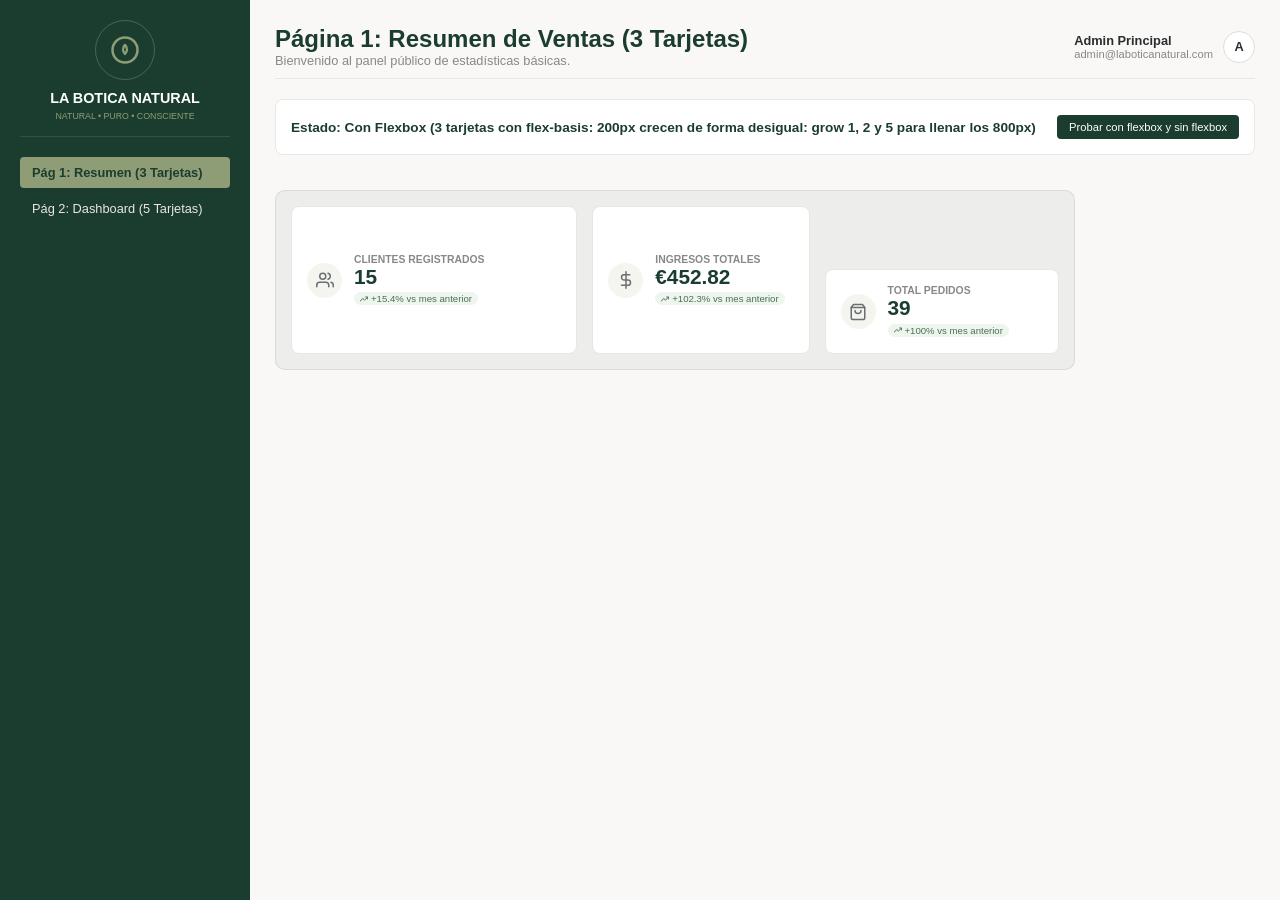
<file: index.html>
<!DOCTYPE html>
<html lang="es">
<head>
    <meta charset="UTF-8">
    <title>La Botica Natural - Página 1 (3 Tarjetas)</title>
    <link rel="stylesheet" href="style.css">
</head>
<body>

    <input type="checkbox" id="toggle-layout-checkbox" class="hidden-toggle">

    <div class="dashboard-container">

        <aside class="sidebar">
            <div class="sidebar-logo">
                <div class="logo-circle">
                    <svg width="30" height="30" viewBox="0 0 24 24" fill="none" stroke="#8f9d77" stroke-width="2" stroke-linecap="round" stroke-linejoin="round">
                        <circle cx="12" cy="12" r="10"/>
                        <path d="M12 8c-2 2-2 5 0 7 2-2 2-5 0-7z"/>
                    </svg>
                </div>
                <h2>LA BOTICA NATURAL</h2>
                <p class="brand-subtitle">NATURAL • PURO • CONSCIENTE</p>
            </div>
            
            <ul class="sidebar-menu">
                <li class="active"><a href="index.html">Pág 1: Resumen (3 Tarjetas)</a></li>
                <li><a href="dashboard.html">Pág 2: Dashboard (5 Tarjetas)</a></li>
            </ul>
        </aside>

        <main class="main-content">
            
            <header class="main-header">
                <div class="header-title">
                    <h1>Página 1: Resumen de Ventas (3 Tarjetas)</h1>
                    <p>Bienvenido al panel público de estadísticas básicas.</p>
                </div>
                
                <div class="admin-profile">
                    <div class="admin-info">
                        <strong>Admin Principal</strong>
                        <span>admin@laboticanatural.com</span>
                    </div>
                    <div class="admin-avatar">A</div>
                </div>
            </header>

            <div class="control-box">
                <span class="control-status flexbox-status">Estado: Con Flexbox (3 tarjetas con flex-basis: 200px crecen de forma desigual: grow 1, 2 y 5 para llenar los 800px)</span>
                <span class="control-status no-flexbox-status">Estado: Sin Flexbox (Las tarjetas pierden el contexto flexbox, alineándose por bloques con espacio sobrante)</span>
                <label for="toggle-layout-checkbox" class="btn-ver control-btn">Probar con flexbox y sin flexbox</label>
            </div>

            <!-- 
              CONTENEDOR FLEX (metrics-row page-1-metrics):
              - Convertido en contenedor por 'display: flex' en CSS (.metrics-row).
              - Propiedad flex-flow: row wrap (fila horizontal con envoltura si no cabe).
              - Su ancho útil está fijado a 800px en escritorio para asegurar cálculos estables.
              - Eje principal: Horizontal. Eje secundario: Vertical.
              - align-items: stretch (los elementos hijos se estiran verticalmente de forma predeterminada).
              - min-height: 180px para dar margen vertical y demostrar align-self.
            -->
            <section class="metrics-row page-1-metrics">
                
                <!-- 
                  ELEMENTO FLEX HIJO (metric-card p1-card-1):
                  - flex-grow: 1, flex-shrink: 1, flex-basis: 200px.
                  - Base total = 3 * 200px = 600px. Espacio libre sobrante = 800px - 600px = 200px.
                  - Recibe 1/8 del espacio restante (25px). Ancho final = 225px.
                  - Al recibir el focus, flex-grow pasa a 10 dinámicamente y obliga a encogerse al resto.
                -->
                <div class="metric-card p1-card-1" tabindex="0">
                    <div class="card-icon-circle">
                        <svg width="18" height="18" viewBox="0 0 24 24" fill="none" stroke="currentColor" stroke-width="2" stroke-linecap="round" stroke-linejoin="round"><line x1="12" y1="1" x2="12" y2="23"/><path d="M17 5H9.5a3.5 3.5 0 0 0 0 7h5a3.5 3.5 0 0 1 0 7H6"/></svg>
                    </div>
                    <div class="card-details">
                        <h3>Ingresos Totales</h3>
                        <div class="value">€452.82</div>
                        <span class="badge">
                            <svg width="8" height="8" viewBox="0 0 24 24" fill="none" stroke="currentColor" stroke-width="3" stroke-linecap="round" stroke-linejoin="round"><polyline points="23 6 13.5 15.5 8.5 10.5 1 18"/><polyline points="17 6 23 6 23 12"/></svg>
                            +102.3% vs mes anterior
                        </span>
                    </div>
                </div>

                <!-- 
                  ELEMENTO FLEX HIJO (metric-card p1-card-2):
                  - flex-grow: 2, flex-shrink: 1, flex-basis: 200px.
                  - Recibe 2/8 del espacio restante (50px). Ancho final = 250px.
                  - ESTILO ADICIONAL FLEX: 'align-self: flex-end' -> se alinea de forma independiente
                    en la parte inferior del eje secundario de la fila.
                -->
                <div class="metric-card p1-card-2" tabindex="0">
                    <div class="card-icon-circle">
                        <svg width="18" height="18" viewBox="0 0 24 24" fill="none" stroke="currentColor" stroke-width="2" stroke-linecap="round" stroke-linejoin="round"><path d="M6 2L3 6v14a2 2 0 0 0 2 2h14a2 2 0 0 0 2-2V6l-3-4z"/><line x1="3" y1="6" x2="21" y2="6"/><path d="M16 10a4 4 0 0 1-8 0"/></svg>
                    </div>
                    <div class="card-details">
                        <h3>Total Pedidos</h3>
                        <div class="value">39</div>
                        <span class="badge">
                            <svg width="8" height="8" viewBox="0 0 24 24" fill="none" stroke="currentColor" stroke-width="3" stroke-linecap="round" stroke-linejoin="round"><polyline points="23 6 13.5 15.5 8.5 10.5 1 18"/><polyline points="17 6 23 6 23 12"/></svg>
                            +100% vs mes anterior
                        </span>
                    </div>
                </div>

                <!-- 
                  ELEMENTO FLEX HIJO (metric-card p1-card-3):
                  - flex-grow: 5, flex-shrink: 1, flex-basis: 200px.
                  - Recibe 5/8 del espacio restante (125px). Ancho final = 325px.
                  - ESTILO ADICIONAL FLEX: 'order: -1' -> altera su orden de colocación visual.
                    Aunque en el HTML es el 3er elemento, en el navegador se renderiza el primero de la fila.
                -->
                <div class="metric-card p1-card-3" tabindex="0">
                    <div class="card-icon-circle">
                        <svg width="18" height="18" viewBox="0 0 24 24" fill="none" stroke="currentColor" stroke-width="2" stroke-linecap="round" stroke-linejoin="round"><path d="M17 21v-2a4 4 0 0 0-4-4H5a4 4 0 0 0-4 4v2"/><circle cx="9" cy="7" r="4"/><path d="M23 21v-2a4 4 0 0 0-3-3.87"/><path d="M16 3.13a4 4 0 0 1 0 7.75"/></svg>
                    </div>
                    <div class="card-details">
                        <h3>Clientes Registrados</h3>
                        <div class="value">15</div>
                        <span class="badge">
                            <svg width="8" height="8" viewBox="0 0 24 24" fill="none" stroke="currentColor" stroke-width="3" stroke-linecap="round" stroke-linejoin="round"><polyline points="23 6 13.5 15.5 8.5 10.5 1 18"/><polyline points="17 6 23 6 23 12"/></svg>
                            +15.4% vs mes anterior
                        </span>
                    </div>
                </div>

            </section>

        </main>
    </div>

</body>
</html>
</file>
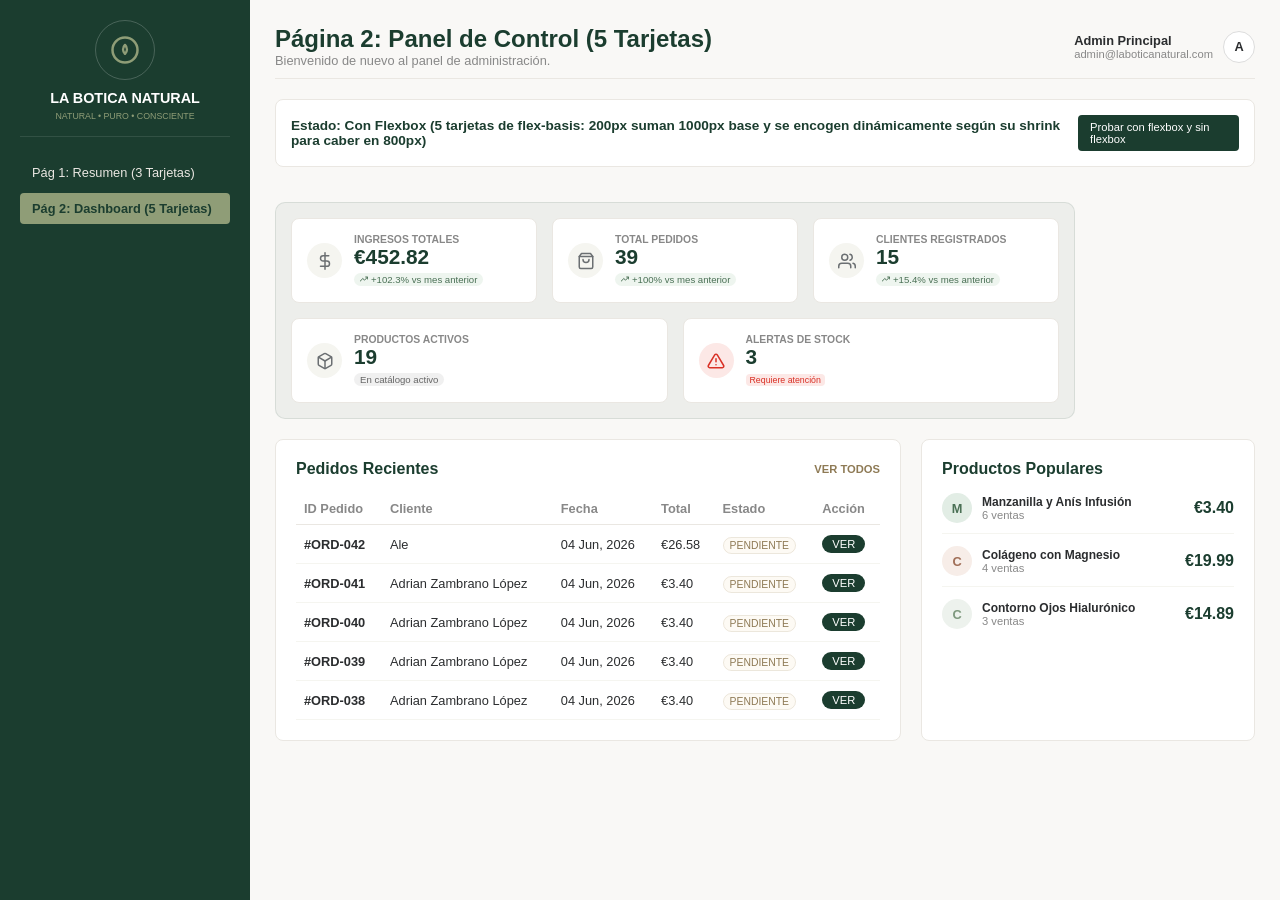
<file: dashboard.html>
<!DOCTYPE html>
    <html lang="es">
    <head>
        <meta charset="UTF-8">
        <title>La Botica Natural - Página 2 (4 Tarjetas y Panel)</title>
        <link rel="stylesheet" href="style.css">
    </head>
    <body>

        <input type="checkbox" id="toggle-layout-checkbox" class="hidden-toggle">

        <div class="dashboard-container">

            <aside class="sidebar">
                <div class="sidebar-logo">
                    <div class="logo-circle">
                        <svg width="30" height="30" viewBox="0 0 24 24" fill="none" stroke="#8f9d77" stroke-width="2" stroke-linecap="round" stroke-linejoin="round">
                            <circle cx="12" cy="12" r="10"/>
                            <path d="M12 8c-2 2-2 5 0 7 2-2 2-5 0-7z"/>
                        </svg>
                    </div>
                    <h2>LA BOTICA NATURAL</h2>
                    <p class="brand-subtitle">NATURAL • PURO • CONSCIENTE</p>
                </div>
                
                <ul class="sidebar-menu">
                    <li><a href="index.html">Pág 1: Resumen (3 Tarjetas)</a></li>
                    <li class="active"><a href="dashboard.html">Pág 2: Dashboard (5 Tarjetas)</a></li>
                </ul>
            </aside>

            <main class="main-content">
                
                <header class="main-header">
                    <div class="header-title">
                        <h1>Página 2: Panel de Control (5 Tarjetas)</h1>
                        <p>Bienvenido de nuevo al panel de administración.</p>
                    </div>
                    
                    <div class="admin-profile">
                        <div class="admin-info">
                            <strong>Admin Principal</strong>
                            <span>admin@laboticanatural.com</span>
                        </div>
                        <div class="admin-avatar">A</div>
                    </div>
                </header>

                <div class="control-box">
                    <span class="control-status flexbox-status">Estado: Con Flexbox (5 tarjetas de flex-basis: 200px suman 1000px base y se encogen dinámicamente según su shrink para caber en 800px)</span>
                    <span class="control-status no-flexbox-status">Estado: Sin Flexbox (5 tarjetas fijas de 200px desbordan horizontalmente saliendo del contenedor de 800px)</span>
                    <label for="toggle-layout-checkbox" class="btn-ver control-btn">Probar con flexbox y sin flexbox</label>
                </div>

                <!-- 
                  CONTENEDOR FLEX (metrics-row page-2-metrics):
                  - display: flex -> Activa el contexto flexbox.
                  - flex-flow: row wrap -> Alineamiento horizontal con envoltura si el espacio es extremo.
                  - Ancho fijo de 800px en escritorio.
                  - min-height: 180px para dar altura mínima e igualar tarjetas.
                  - align-items: stretch -> Estira las tarjetas verticalmente.
                -->
                <section class="metrics-row page-2-metrics">
                    
                    <!-- 
                      ELEMENTO FLEX HIJO (metric-card p2-card-1):
                      - flex-grow: 1, flex-shrink: 1, flex-basis: 200px.
                      - Base total de las 5 tarjetas = 1000px. Exceso = 200px.
                      - Peso total de encogimiento = 1600.
                      - Se encoge en proporción a su shrink:1 -> se restan 25px. Ancho final = 175px.
                    -->
                    <div class="metric-card p2-card-1" tabindex="0">
                        <div class="card-icon-circle">
                            <svg width="18" height="18" viewBox="0 0 24 24" fill="none" stroke="currentColor" stroke-width="2" stroke-linecap="round" stroke-linejoin="round"><line x1="12" y1="1" x2="12" y2="23"/><path d="M17 5H9.5a3.5 3.5 0 0 0 0 7h5a3.5 3.5 0 0 1 0 7H6"/></svg>
                        </div>
                        <div class="card-details">
                            <h3>Ingresos Totales</h3>
                            <div class="value">€452.82</div>
                            <span class="badge">
                                <svg width="8" height="8" viewBox="0 0 24 24" fill="none" stroke="currentColor" stroke-width="3" stroke-linecap="round" stroke-linejoin="round"><polyline points="23 6 13.5 15.5 8.5 10.5 1 18"/><polyline points="17 6 23 6 23 12"/></svg>
                                +102.3% vs mes anterior
                            </span>
                        </div>
                    </div>

                    <!-- 
                      ELEMENTO FLEX HIJO (metric-card p2-card-2):
                      - flex-grow: 1, flex-shrink: 2, flex-basis: 200px.
                      - Se encoge en proporción a su shrink:2 -> se restan 50px. Ancho final = 150px.
                    -->
                    <div class="metric-card p2-card-2" tabindex="0">
                        <div class="card-icon-circle">
                            <svg width="18" height="18" viewBox="0 0 24 24" fill="none" stroke="currentColor" stroke-width="2" stroke-linecap="round" stroke-linejoin="round"><path d="M6 2L3 6v14a2 2 0 0 0 2 2h14a2 2 0 0 0 2-2V6l-3-4z"/><line x1="3" y1="6" x2="21" y2="6"/><path d="M16 10a4 4 0 0 1-8 0"/></svg>
                        </div>
                        <div class="card-details">
                            <h3>Total Pedidos</h3>
                            <div class="value">39</div>
                            <span class="badge">
                                <svg width="8" height="8" viewBox="0 0 24 24" fill="none" stroke="currentColor" stroke-width="3" stroke-linecap="round" stroke-linejoin="round"><polyline points="23 6 13.5 15.5 8.5 10.5 1 18"/><polyline points="17 6 23 6 23 12"/></svg>
                                +100% vs mes anterior
                            </span>
                        </div>
                    </div>

                    <!-- 
                      ELEMENTO FLEX HIJO (metric-card p2-card-3):
                      - flex-grow: 1, flex-shrink: 3, flex-basis: 200px.
                      - Se encoge en proporción a su shrink:3 -> se restan 75px. Ancho final = 125px.
                      - ESTILO ADICIONAL FLEX: 'align-self: flex-start' -> se alinea de forma independiente
                        en la parte superior del eje secundario de la fila.
                    -->
                    <div class="metric-card p2-card-3" tabindex="0">
                        <div class="card-icon-circle">
                            <svg width="18" height="18" viewBox="0 0 24 24" fill="none" stroke="currentColor" stroke-width="2" stroke-linecap="round" stroke-linejoin="round"><path d="M17 21v-2a4 4 0 0 0-4-4H5a4 4 0 0 0-4 4v2"/><circle cx="9" cy="7" r="4"/><path d="M23 21v-2a4 4 0 0 0-3-3.87"/><path d="M16 3.13a4 4 0 0 1 0 7.75"/></svg>
                        </div>
                        <div class="card-details">
                            <h3>Clientes Registrados</h3>
                            <div class="value">15</div>
                            <span class="badge">
                                <svg width="8" height="8" viewBox="0 0 24 24" fill="none" stroke="currentColor" stroke-width="3" stroke-linecap="round" stroke-linejoin="round"><polyline points="23 6 13.5 15.5 8.5 10.5 1 18"/><polyline points="17 6 23 6 23 12"/></svg>
                                +15.4% vs mes anterior
                            </span>
                        </div>
                    </div>

                    <!-- 
                      ELEMENTO FLEX HIJO (metric-card p2-card-4):
                      - flex-grow: 1, flex-shrink: 0, flex-basis: 200px.
                      - ESTE ELEMENTO TIENE SHRINK 0: ¡No se encoge! Conserva su ancho original de 200px.
                    -->
                    <div class="metric-card p2-card-4" tabindex="0">
                        <div class="card-icon-circle">
                            <svg width="18" height="18" viewBox="0 0 24 24" fill="none" stroke="currentColor" stroke-width="2" stroke-linecap="round" stroke-linejoin="round"><path d="M21 16V8a2 2 0 0 0-1-1.73l-7-4a2 2 0 0 0-2 0l-7 4A2 2 0 0 0 3 8v8a2 2 0 0 0 1 1.73l7 4a2 2 0 0 0 2 0l7-4A2 2 0 0 0 21 16z"/><polyline points="3.27 6.96 12 12.01 20.73 6.96"/><line x1="12" y1="22.08" x2="12" y2="12"/></svg>
                        </div>
                        <div class="card-details">
                            <h3>Productos Activos</h3>
                            <div class="value">19</div>
                            <span class="badge badge-gray">En catálogo activo</span>
                        </div>
                    </div>

                    <!-- 
                      ELEMENTO FLEX HIJO ADICIONAL (metric-card p2-card-5):
                      - flex-grow: 1, flex-shrink: 2, flex-basis: 200px.
                      - Quinta tarjeta añadida para cumplir el requerimiento de 5 cajas.
                      - Se encoge en proporción a su shrink:2 -> se restan 50px. Ancho final = 150px.
                    -->
                    <div class="metric-card p2-card-5" tabindex="0">
                        <div class="card-icon-circle" style="background-color: #fce8e6; color: #d93025;">
                            <svg width="18" height="18" viewBox="0 0 24 24" fill="none" stroke="currentColor" stroke-width="2" stroke-linecap="round" stroke-linejoin="round"><path d="M10.29 3.86L1.82 18a2 2 0 0 0 1.71 3h16.94a2 2 0 0 0 1.71-3L13.71 3.86a2 2 0 0 0-3.42 0z"/><line x1="12" y1="9" x2="12" y2="13"/><line x1="12" y1="17" x2="12.01" y2="17"/></svg>
                        </div>
                        <div class="card-details">
                            <h3>Alertas de Stock</h3>
                            <div class="value">3</div>
                            <span class="badge" style="background-color: #fce8e6; color: #d93025; font-size: 0.55rem; padding: 1px 4px; border-radius: 4px;">
                                Requiere atención
                            </span>
                        </div>
                    </div>

                </section>

                <div class="dashboard-grid">
                    
                    <section class="panel panel-left">
                        <div class="panel-header">
                            <h2>Pedidos Recientes</h2>
                            <a href="#" class="btn-all">VER TODOS</a>
                        </div>
                        
                        <table class="orders-table">
                            <thead>
                                <tr>
                                    <th>ID Pedido</th>
                                    <th>Cliente</th>
                                    <th>Fecha</th>
                                    <th>Total</th>
                                    <th>Estado</th>
                                    <th>Acción</th>
                                </tr>
                            </thead>
                            <tbody>
                                <tr>
                                    <td><strong>#ORD-042</strong></td>
                                    <td>Ale</td>
                                    <td>04 Jun, 2026</td>
                                    <td>€26.58</td>
                                    <td><span class="status-badge">PENDIENTE</span></td>
                                    <td><button class="btn-ver">VER</button></td>
                                </tr>
                                <tr>
                                    <td><strong>#ORD-041</strong></td>
                                    <td>Adrian Zambrano López</td>
                                    <td>04 Jun, 2026</td>
                                    <td>€3.40</td>
                                    <td><span class="status-badge">PENDIENTE</span></td>
                                    <td><button class="btn-ver">VER</button></td>
                                </tr>
                                <tr>
                                    <td><strong>#ORD-040</strong></td>
                                    <td>Adrian Zambrano López</td>
                                    <td>04 Jun, 2026</td>
                                    <td>€3.40</td>
                                    <td><span class="status-badge">PENDIENTE</span></td>
                                    <td><button class="btn-ver">VER</button></td>
                                </tr>
                                <tr>
                                    <td><strong>#ORD-039</strong></td>
                                    <td>Adrian Zambrano López</td>
                                    <td>04 Jun, 2026</td>
                                    <td>€3.40</td>
                                    <td><span class="status-badge">PENDIENTE</span></td>
                                    <td><button class="btn-ver">VER</button></td>
                                </tr>
                                <tr>
                                    <td><strong>#ORD-038</strong></td>
                                    <td>Adrian Zambrano López</td>
                                    <td>04 Jun, 2026</td>
                                    <td>€3.40</td>
                                    <td><span class="status-badge">PENDIENTE</span></td>
                                    <td><button class="btn-ver">VER</button></td>
                                </tr>
                            </tbody>
                        </table>
                    </section>

                    <section class="panel panel-right">
                        <div class="panel-header">
                            <h2>Productos Populares</h2>
                        </div>
                        
                        <div class="products-list">
                            <div class="product-item">
                                <div class="product-circle prod-m">M</div>
                                <div class="product-info">
                                    <strong>Manzanilla y Anís Infusión</strong>
                                    <span>6 ventas</span>
                                </div>
                                <div class="product-price">€3.40</div>
                            </div>

                            <div class="product-item">
                                <div class="product-circle prod-c1">C</div>
                                <div class="product-info">
                                    <strong>Colágeno con Magnesio</strong>
                                    <span>4 ventas</span>
                                </div>
                                <div class="product-price">€19.99</div>
                            </div>

                            <div class="product-item">
                                <div class="product-circle prod-c2">C</div>
                                <div class="product-info">
                                    <strong>Contorno Ojos Hialurónico</strong>
                                    <span>3 ventas</span>
                                </div>
                                <div class="product-price">€14.89</div>
                            </div>
                        </div>
                    </section>

                </div>

            </main>
        </div>

    </body>
</html>
</file>
<file: style.css>
* {
    margin: 0;
    padding: 0;
    box-sizing: border-box;
}

body {
    font-family: Arial, sans-serif;
    color: #2b2d2f;
    background-color: #f9f8f6;
}

/* CONTENEDOR PRINCIPAL (Flex Container):
   Con display: flex convertimos este div en el contenedor principal.
   Propiedades aplicadas y por defecto en este contenedor:
   - display: flex -> Activa el contexto flexbox para sus hijos directos.
   - flex-direction: row (Por defecto) -> Los hijos directos (sidebar y main-content) se colocan en fila horizontal.
   - flex-wrap: nowrap (Por defecto) -> Los hijos no se envuelven en múltiples líneas.
   - justify-content: flex-start (Por defecto) -> Los elementos se alinean al inicio del eje principal (izquierda).
   - align-items: stretch (Por defecto) -> Los hijos se estiran a lo largo del eje secundario (vertical), haciendo que la barra lateral y el contenido tengan la misma altura.
*/
.dashboard-container {
    display: flex;
    min-height: 100vh;
}


/* BARRA LATERAL (Flex Item y Flex Container):
   - Como flex item de .dashboard-container:
     * flex-grow: 0 (Por defecto) -> No crece para ocupar el espacio sobrante horizontal.
     * flex-shrink: 0 -> Impedimos explícitamente que la barra lateral se deforme o encoja por debajo de su base.
     * flex-basis: auto (Por defecto) -> Usa el valor de 'width' (250px) como tamaño base en el eje principal.
   - Como flex container de sus elementos internos:
     * display: flex -> Activa flexbox para apilar los menús.
     * flex-direction: column -> Cambia el eje principal a vertical. Los elementos se colocan en columna.
     * align-items: stretch (Por defecto) -> Los ítems hijos ocupan todo el ancho disponible dentro de los 250px.
*/
.sidebar {
    width: 250px;
    background-color: #1b3d2f;
    color: white;
    padding: 20px;
    display: flex;
    flex-direction: column;
    gap: 20px; 
    flex-shrink: 0;
}

.sidebar-logo {
    text-align: center;
    border-bottom: 1px solid rgba(255, 255, 255, 0.1);
    padding-bottom: 15px;
}

.logo-circle {
    width: 60px;
    height: 60px;
    border-radius: 50%;
    border: 1px solid rgba(255, 255, 255, 0.2);
    margin: 0 auto 10px;
    display: flex;
    align-items: center;
    justify-content: center;
}

.sidebar-logo h2 {
    font-size: 0.9rem;
}

.brand-subtitle {
    font-size: 0.55rem;
    color: #8f9d77;
    margin-top: 5px;
}

/* MENÚ DE LA BARRA LATERAL (Flex Container):
   - display: flex -> Los enlaces se posicionan usando flexbox.
   - flex-direction: column -> Se colocan en formato de lista vertical.
   - flex-wrap: nowrap (Por defecto) -> No se dividen en columnas adicionales.
   - justify-content: flex-start (Por defecto) -> Se agrupan al inicio del menú vertical.
   - align-items: stretch (Por defecto) -> Los enlaces (<a>) se expanden para ocupar todo el ancho del contenedor.
*/
.sidebar-menu {
    list-style: none;
    display: flex;
    flex-direction: column;
    gap: 5px;
}

.sidebar-menu a {
    display: flex;
    align-items: center;
    gap: 10px;
    padding: 8px 12px;
    color: #eae7e2;
    text-decoration: none;
    border-radius: 4px;
    font-size: 0.8rem;
}

.sidebar-menu li.active a {
    background-color: #8f9d77;
    color: #1b3d2f;
    font-weight: bold;
}

.sidebar-menu a:hover:not(.active) {
    background-color: rgba(255, 255, 255, 0.05);
}

.menu-divider {
    margin-top: 15px;
}

.logout-link {
    color: #ff8a80 !important;
}

/* CONTENIDO PRINCIPAL (Flex Item y Flex Container):
   - Como flex item de .dashboard-container:
     * flex: 1 -> Shorthand equivalente a 'flex-grow: 1; flex-shrink: 1; flex-basis: 0%;'.
       Esto le dice al contenedor que crezca todo lo posible para ocupar el espacio horizontal restante,
       se encoja si es necesario, y comience desde un tamaño base de 0%.
   - Como flex container para sus bloques hijos:
     * display: flex -> Activa flexbox.
     * flex-direction: column -> Apila las secciones (header, metrics, grids) de arriba a abajo.
     * justify-content: flex-start (Por defecto) -> Alinea el contenido hacia arriba.
     * align-items: stretch (Por defecto) -> Obliga a que los bloques (como .metrics-row y .dashboard-grid)
       ocupen el 100% del ancho del .main-content.
*/
.main-content {
    flex: 1;
    padding: 25px;
    display: flex;
    flex-direction: column;
    gap: 20px;
    overflow-x: hidden;
}


/* CABECERA (Flex Container):
   - display: flex -> Organiza el título y el perfil de administrador en una fila horizontal.
   - justify-content: space-between -> Distribuye el espacio sobrante horizontal entre el título (izquierda)
     y el perfil de administrador (derecha).
   - align-items: center -> Alinea verticalmente los centros del título y el perfil para que queden nivelados.
   - flex-direction: row (Por defecto) -> Los alinea en fila horizontal.
   - flex-wrap: nowrap (Por defecto) -> Evita que el perfil salte de línea.
*/
.main-header {
    display: flex;
    justify-content: space-between; 
    align-items: center; 
    border-bottom: 1px solid #eae7e2;
    padding-bottom: 10px;
}

.header-title h1 {
    font-size: 1.5rem;
    color: #1b3d2f;
}

.header-title p {
    color: #888;
    font-size: 0.8rem;
}

/* PERFIL DE ADMINISTRADOR (Flex Container):
   - display: flex -> Alinea el bloque de texto y el avatar circular en fila horizontal.
   - align-items: center -> Centra el avatar respecto al texto verticalmente.
   - flex-direction: row (Por defecto) -> Coloca el texto antes del avatar horizontalmente.
   - justify-content: flex-start (Por defecto) -> Los elementos se agrupan juntos sin dejar espacio en medio.
*/
.admin-profile {
    display: flex;
    align-items: center;
    gap: 10px;
    font-size: 0.8rem;
}

.admin-info span {
    color: #888;
    font-size: 0.7rem;
    display: block;
}

.admin-avatar {
    width: 32px;
    height: 32px;
    border-radius: 50%;
    border: 1px solid #ddd;
    background: white;
    display: flex;
    align-items: center;
    justify-content: center;
    font-weight: bold;
}

/* FILA DE TARJETAS MÉTRICAS (Flex Container):
   - display: flex -> Alinea las tarjetas en una fila horizontal.
   - flex-flow: row wrap -> Usamos el shorthand de Flexbox para agrupar 'flex-direction: row' y 'flex-wrap: wrap'.
     Esto permite que las tarjetas se ubiquen en fila y bajen automáticamente a la siguiente si no hay espacio.
   - justify-content: flex-start (Por defecto) -> Alinea las tarjetas hacia el lado izquierdo de la fila.
   - align-items: stretch -> (Estilo Flexbox adicional) Las tarjetas se estiran para tener exactamente la misma altura
     si una de ellas crece más verticalmente.
   - min-height: 180px; -> (Estilo Flexbox adicional) Le damos una altura mínima para apreciar mejor el alineamiento vertical
     y la demostración de la propiedad 'align-self'.
*/
.metrics-row {
    display: flex;
    flex-flow: row wrap;
    gap: 15px;
    background-color: rgba(27, 61, 47, 0.05);
    padding: 15px;
    border-radius: 10px;
    border: 1.5px solid rgba(27, 61, 47, 0.1);
    width: 100%;
    min-height: 180px;
    align-items: stretch;
}

/* AJUSTE DE CONTENEDOR FLEX DE TARJETAS:
   Definimos un ancho fijo de 800px en escritorio (con un max-width: 100% para no romper el responsive) 
   para asegurar que las matemáticas de crecimiento (Pág 1) y encogimiento (Pág 2) se demuestren con exactitud.
*/
.page-1-metrics,
.page-2-metrics {
    width: 800px;
    max-width: 100%;
}

/* TARJETA MÉTRICA INDIVIDUAL (Flex Item y Flex Container):
   - Como flex item de .metrics-row:
     * flex-grow: 0 (Por defecto) -> Se sobrescribe individualmente con .p1-card y .p2-card.
     * flex-shrink: 1 (Por defecto) -> Se sobrescribe individualmente para controlar cómo se encogen.
     * flex-basis: 200px -> Definimos un tamaño de base inicial de 200px para cada tarjeta (en lugar de width fijo),
       que será la base para realizar todos los cálculos flex de reparto de espacio restante.
   - Como flex container interno:
     * display: flex -> Alinea el icono circular y los textos de la tarjeta en fila.
     * align-items: center -> Centra el icono verticalmente respecto al texto.
*/
.metric-card {
    flex: 0 1 200px; /* Shorthand de flex-grow: 0, flex-shrink: 1, flex-basis: 200px */
    background-color: white;
    border: 1px solid #eae7e2;
    border-radius: 8px;
    padding: 15px;
    display: flex;
    align-items: center;
    gap: 12px;
    cursor: pointer;
    transition: all 0.3s cubic-bezier(0.4, 0, 0.2, 1);
}

.metric-card:hover {
    transform: translateY(-2px);
    box-shadow: 0 4px 12px rgba(0, 0, 0, 0.05);
}

.hidden-toggle {
    display: none;
}

.flexbox-status {
    display: inline;
}

.no-flexbox-status {
    display: none;
}

.hidden-toggle:checked ~ .dashboard-container .main-content .control-box .flexbox-status {
    display: none;
}

.hidden-toggle:checked ~ .dashboard-container .main-content .control-box .no-flexbox-status {
    display: inline;
}

.hidden-toggle:checked ~ .dashboard-container .main-content .metrics-row {
    display: block;
    white-space: nowrap;
    overflow: visible;
    background-color: rgba(198, 40, 40, 0.05);
    border: 2px solid red;
    padding: 15px;
}

.hidden-toggle:checked ~ .dashboard-container .main-content .metrics-row .metric-card {
    display: inline-flex;
    vertical-align: top;
    margin-right: 15px;
}

/* CRECIMIENTO DINÁMICO MEDIANTE :focus (Estilo Flexbox adicional e interactivo):
   - Selector :focus: Permite interactividad pura con CSS cuando el usuario hace clic o navega con el tabulador.
   - flex-grow: 10 !important -> Cuando una tarjeta recibe foco, reclama una cantidad muy superior de espacio 
     sobrante de la fila (10 partes), forzando a las otras a reducirse a sus tamaños mínimos para cederle el espacio.
     
   Nota sobre el funcionamiento de flex-grow:
   * En index.html (Página 1 con 3 tarjetas): Funciona inmediatamente debido a que hay espacio sobrante en la fila
     (el tamaño base de 3 tarjetas es 600px y la fila mide 800px; sobran 200px).
   * En dashboard.html (Página 2 con 5 tarjetas): Dado que el tamaño base total de las 5 tarjetas es 1000px y la 
     fila mide 800px, el contenedor tiene un desbordamiento negativo (-200px), por lo que flex-grow es completamente
     ignorado. La tarjeta no crecerá al recibir el focus a menos que redimensionemos la ventana del navegador hasta que
     la fila sea más ancha de 1000px, permitiendo que exista espacio sobrante.
*/
.metrics-row .metric-card:focus {
    flex-grow: 10 !important;
    background-color: #f4f7f5;
    border-color: #8f9d77;
    box-shadow: 0 4px 15px rgba(27, 61, 47, 0.08);
    outline: none;
}

.hidden-toggle:checked ~ .dashboard-container .main-content .metrics-row .metric-card:focus {
    flex-grow: 0 !important;
    flex-shrink: 1 !important;
    background-color: white;
    border-color: #eae7e2;
    box-shadow: none;
    transform: none;
}

.card-icon-circle {
    width: 35px;
    height: 35px;
    border-radius: 50%;
    background-color: #f5f5f0;
    color: #6b6f72;
    display: flex;
    align-items: center;
    justify-content: center;
    flex-shrink: 0;
}

.card-details h3 {
    font-size: 0.65rem;
    color: #888;
    text-transform: uppercase;
}

.card-details .value {
    font-size: 1.3rem;
    font-weight: bold;
    color: #1b3d2f;
}

.card-details .badge {
    display: inline-flex;
    align-items: center;
    gap: 3px;
    font-size: 0.6rem;
    color: #4a7055;
    background-color: #eef5ef;
    padding: 1px 6px;
    border-radius: 10px;
}

.badge-gray {
    background-color: #f0f0f0 !important;
    color: #666 !important;
}

/* PÁGINA 1: CRECIMIENTO DE TARJETAS (flex-grow y flex-shrink con valores explícitos)
   El contenedor principal mide exactamente 800px. Tenemos 3 tarjetas con un tamaño base (flex-basis) de 200px cada una.
   Base total ocupada = 3 tarjetas * 200px = 600px.
   Espacio restante (sobrante) = 800px - 600px = 200px.
   Para distribuir los 200px sobrantes, sumamos los valores de flex-grow:
   - p1-card-1 -> flex-grow: 1
   - p1-card-2 -> flex-grow: 2
   - p1-card-3 -> flex-grow: 5
   Suma total de flex-grow = 1 + 2 + 5 = 8 partes.
   Valor de cada parte = 200px / 8 = 25px.
   
   Cálculo del ancho final de cada tarjeta:
   - Tarjeta 1 (.p1-card-1): Base (200px) + (1 parte * 25px) = 225px.
   - Tarjeta 2 (.p1-card-2): Base (200px) + (2 partes * 25px) = 250px.
   - Tarjeta 3 (.p1-card-3): Base (200px) + (5 partes * 25px) = 325px.
     * Adicionalmente, aplicamos 'order: -1' para mover visualmente la tarjeta 3 al principio de la fila.
     * Adicionalmente, aplicamos 'align-self: flex-end' en la tarjeta 2 para alinearla abajo de la fila independiente de las otras.
*/
.p1-card-1 { 
    flex: 1 1 200px; /* flex-grow: 1, flex-shrink: 1, flex-basis: 200px */
}
.p1-card-2 { 
    flex: 2 1 200px; /* flex-grow: 2, flex-shrink: 1, flex-basis: 200px */
    align-self: flex-end; /* (Estilo Flexbox adicional) Desalinea este elemento colocándolo abajo del contenedor */
}
.p1-card-3 { 
    flex: 5 1 200px; /* flex-grow: 5, flex-shrink: 1, flex-basis: 200px */
    order: -1; /* (Estilo Flexbox adicional) Cambia el orden visual en el contenedor: aparece primero */
}


/* PÁGINA 2: ENCOGIMIENTO DE TARJETAS (flex-shrink y flex-grow con valores explícitos)
   El contenedor mide exactamente 800px. Tenemos 5 tarjetas con un tamaño base (flex-basis) de 200px cada una.
   Base total requerida = 5 tarjetas * 200px = 1000px.
   Exceso de tamaño (overflow) = 1000px - 800px = 200px.
   Dado que el tamaño total (1000px) supera los 800px, las tarjetas deben encogerse.
   El espacio a sustraer (200px) se distribuye según el peso de cada elemento (flex-shrink * flex-basis):
   - Tarjeta 1 (.p2-card-1) -> flex-shrink: 1 -> peso = 1 * 200 = 200
   - Tarjeta 2 (.p2-card-2) -> flex-shrink: 2 -> peso = 2 * 200 = 400
   - Tarjeta 3 (.p2-card-3) -> flex-shrink: 3 -> peso = 3 * 200 = 600
   - Tarjeta 4 (.p2-card-4) -> flex-shrink: 0 -> peso = 0 * 200 = 0 (¡No se encoge!)
   - Tarjeta 5 (.p2-card-5) -> flex-shrink: 2 -> peso = 2 * 200 = 400
   Suma de pesos = 200 + 400 + 600 + 0 + 400 = 1600.
   
   Cálculo del encogimiento y ancho final de cada tarjeta:
   - Tarjeta 1 (.p2-card-1): Resta (200 / 1600) * 200px = 25px. Ancho final = 200px - 25px = 175px.
   - Tarjeta 2 (.p2-card-2): Resta (400 / 1600) * 200px = 50px. Ancho final = 200px - 50px = 150px.
   - Tarjeta 3 (.p2-card-3): Resta (600 / 1600) * 200px = 75px. Ancho final = 200px - 75px = 125px.
     * Adicionalmente, aplicamos 'align-self: flex-start' para alinear esta tarjeta al borde superior de la fila.
   - Tarjeta 4 (.p2-card-4): Resta (0 / 1600) * 200px = 0px. Ancho final = 200px. (No pierde tamaño).
   - Tarjeta 5 (.p2-card-5): Resta (400 / 1600) * 200px = 50px. Ancho final = 200px - 50px = 150px.
*/
.p2-card-1 { 
    flex: 1 1 200px; /* flex-grow: 1, flex-shrink: 1, flex-basis: 200px */
}
.p2-card-2 { 
    flex: 1 2 200px; /* flex-grow: 1, flex-shrink: 2, flex-basis: 200px */
}
.p2-card-3 { 
    flex: 1 3 200px; /* flex-grow: 1, flex-shrink: 3, flex-basis: 200px */
    align-self: flex-start; /* (Estilo Flexbox adicional) Alinea esta tarjeta al borde superior de la fila */
}
.p2-card-4 { 
    flex: 1 0 200px; /* flex-grow: 1, flex-shrink: 0, flex-basis: 200px -> flex-shrink 0 evita que se encoja */
}
.p2-card-5 { 
    flex: 1 2 200px; /* flex-grow: 1, flex-shrink: 2, flex-basis: 200px */
}

/* GRID DE MÓDULOS DEL DASHBOARD (Flex Container):
   - display: flex -> Organiza los paneles en una estructura horizontal en pantalla grande.
   - flex-direction: row (Por defecto) -> Pone la tabla y la lista populares lado a lado.
   - flex-wrap: nowrap (Por defecto) -> Mantiene la tabla y la lista en una sola fila.
   - align-items: stretch (Por defecto) -> Hace que ambos paneles tengan la misma altura vertical.
*/
.dashboard-grid {
    display: flex;
    gap: 20px;
}

.panel {
    background: white;
    border: 1px solid #eae7e2;
    border-radius: 8px;
    padding: 20px;
}

/* PANELES INDIVIDUALES (Flex Items):
   - panel-left:
     * flex: 2 -> Equivale a 'flex-grow: 2; flex-shrink: 1; flex-basis: 0%;'.
       Crecerá el doble de rápido para reclamar espacio sobrante en comparación con panel-right.
   - panel-right:
     * flex: 1 -> Equivale a 'flex-grow: 1; flex-shrink: 1; flex-basis: 0%;'.
       Crece a proporción 1.
*/
.panel-left {
    flex: 2;
}

.panel-right {
    flex: 1;
}

.panel-header {
    display: flex;
    justify-content: space-between;
    align-items: center;
    margin-bottom: 15px;
}

.panel-header h2 {
    font-size: 1rem;
    color: #1b3d2f;
}

.btn-all {
    color: #8e7a55;
    font-size: 0.7rem;
    font-weight: bold;
    text-decoration: none;
}

.orders-table {
    width: 100%;
    border-collapse: collapse;
    font-size: 0.8rem;
    text-align: left;
}

.orders-table th {
    color: #888;
    padding: 8px;
    border-bottom: 1px solid #eae7e2;
}

.orders-table td {
    padding: 10px 8px;
    border-bottom: 1px solid #f5f5f0;
}

.status-badge {
    background-color: #fdfaf4;
    color: #8e7a55;
    padding: 2px 6px;
    border-radius: 10px;
    border: 1px solid rgba(142,122,85,0.15);
    font-size: 0.65rem;
}

.btn-ver {
    display: inline-flex;
    align-items: center;
    gap: 4px;
    background-color: #1b3d2f;
    color: white;
    border: none;
    padding: 3px 10px;
    border-radius: 10px;
    font-size: 0.7rem;
    cursor: pointer;
}

.products-list {
    display: flex;
    flex-direction: column;
    gap: 12px;
}

/* ÍTEM DE PRODUCTO POPULAR (Flex Container):
   - display: flex -> Alinea la letra inicial, los textos informativos y el precio en una sola línea horizontal.
   - align-items: center -> Alinea verticalmente los tres elementos al centro.
   - flex-direction: row (Por defecto) -> Formato en fila horizontal.
   - flex-wrap: nowrap (Por defecto) -> Mantiene los textos en la misma línea sin fragmentarse.
*/
.product-item {
    display: flex;
    align-items: center;
    gap: 10px;
    padding-bottom: 10px;
    border-bottom: 1px solid #f5f5f0;
}

.product-item:last-child {
    border-bottom: none;
}

.product-circle {
    width: 30px;
    height: 30px;
    border-radius: 50%;
    display: flex;
    align-items: center;
    justify-content: center;
    font-weight: bold;
    font-size: 0.8rem;
}

.prod-m { background-color: #e2ede5; color: #4a7055; }
.prod-c1 { background-color: #f7ede8; color: #a06e57; }
.prod-c2 { background-color: #edf2ed; color: #7f997f; }

/* INFORMACIÓN DEL PRODUCTO (Flex Item y Flex Container):
   - Como flex item:
     * flex: 1 -> Shorthand para 'grow: 1, shrink: 1, basis: 0%'. Ocupa todo el espacio horizontal restante
       para empujar el precio del producto hacia el extremo derecho del contenedor principal.
   - Como flex container:
     * display: flex -> Permite el uso de flexbox en sus elementos internos.
     * flex-direction: column -> Apila verticalmente el nombre del producto y la cantidad vendida.
     * align-items: stretch (Por defecto) -> Los textos se estiran a lo ancho.
*/
.product-info {
    flex: 1;
    display: flex;
    flex-direction: column;
    font-size: 0.75rem;
}

.product-info span {
    color: #888;
    font-size: 0.7rem;
}

.product-price {
    font-weight: bold;
    color: #1b3d2f;
}

/* Responsive de clase: si la pantalla es menor de 800px de ancho, cambiamos la dirección 
   de flexbox a vertical (column) para que el layout se adapte a móviles y los bloques se apilen. */
@media (max-width: 800px) {
    .dashboard-container, .dashboard-grid {
        flex-direction: column; /* Pasa de fila a columna */
    }
    .sidebar {
        width: 100%;
    }
}

.control-box {
    background-color: white;
    border: 1px solid #eae7e2;
    border-radius: 8px;
    padding: 15px;
    display: flex;
    justify-content: space-between;
    align-items: center;
    margin-bottom: 15px;
}

.control-status {
    font-size: 0.85rem;
    font-weight: bold;
    color: #1b3d2f;
}

.control-btn {
    padding: 6px 12px;
    border-radius: 4px;
}

.bocetos-main {
    max-width: 1200px;
    margin: 30px auto;
    padding: 0 20px;
}

.bocetos-main h1 {
    font-size: 1.8rem;
    color: #1b3d2f;
    text-align: center;
    margin-bottom: 35px;
    font-family: Arial, sans-serif;
    font-weight: bold;
}

.bocetos-grid {
    display: grid;
    grid-template-columns: 1.2fr 0.8fr;
    gap: 30px;
    margin-bottom: 30px;
}

.boceto-card {
    background-color: white;
    border: 1px dashed #999;
    border-radius: 8px;
    padding: 20px;
    display: flex;
    flex-direction: column;
    justify-content: space-between;
}

.boceto-card.flex-version {
    border: 2px solid #8f9d77;
}

.boceto-titulo {
    font-size: 1rem;
    font-weight: bold;
    margin-bottom: 8px;
    color: #1b3d2f;
}

.boceto-card p {
    font-size: 0.8rem;
    color: #6b6f72;
    line-height: 1.4;
    margin-top: 10px;
}

.boceto-content-mockup {
    background-color: #f1f0ec;
    border: 1px solid #ccc;
    padding: 15px;
    margin-top: 10px;
    border-radius: 4px;
}

.mock-container-noflex {
    display: flex;
    align-items: center;
    gap: 8px;
    border: 2px solid red;
    background-color: #ffebee;
    padding: 10px;
    border-radius: 4px;
    width: 100%;
}

.mock-card-red {
    background-color: #ef9a9a;
    border: 1.5px solid #c62828;
    color: #b71c1c;
    padding: 10px;
    font-size: 0.75rem;
    text-align: center;
    border-radius: 4px;
    width: 140px;
    height: 40px;
    display: flex;
    align-items: center;
    justify-content: center;
    flex-shrink: 0;
}

.mock-vacío-dashed {
    border: 1.5px dashed #c62828;
    color: #c62828;
    font-size: 0.7rem;
    display: flex;
    align-items: center;
    justify-content: center;
    width: 60px;
    height: 40px;
    flex-shrink: 0;
    border-radius: 4px;
    background-color: transparent;
}

.mock-container-flex {
    display: flex;
    align-items: center;
    gap: 8px;
    border: 2px solid #2e7d32;
    background-color: #e8f5e9;
    padding: 10px;
    border-radius: 4px;
    width: 100%;
}

.mock-card-green {
    background-color: #a5d6a7;
    border: 1.5px solid #2e7d32;
    color: #1b5e20;
    padding: 10px;
    font-size: 0.75rem;
    text-align: center;
    border-radius: 4px;
    height: 40px;
    display: flex;
    align-items: center;
    justify-content: center;
}

.boceto-fila {
    display: grid;
    grid-template-columns: 1.2fr 0.8fr;
    gap: 30px;
    margin-bottom: 30px;
}

.bocetos-header {
    background-color: #1b3d2f;
    padding: 15px 30px;
    color: white;
    display: flex;
    justify-content: space-between;
    align-items: center;
    border-bottom: 2px solid #8f9d77;
}

.bocetos-header-title {
    font-weight: bold;
    font-size: 1.1rem;
    letter-spacing: 1px;
}

.bocetos-nav-link {
    color: white;
    margin-right: 20px;
    font-size: 0.85rem;
    text-decoration: none;
}

.bocetos-nav-link-active {
    color: #8f9d77;
    font-weight: bold;
    font-size: 0.85rem;
    text-decoration: none;
}

.bocetos-desc {
    color: #6b6f72;
    font-size: 0.8rem;
    margin-top: 5px;
}

.bocetos-calc {
    margin-top: 15px;
}

.mock-justify-start {
    justify-content: flex-start;
}

.boceto-grow-1 {
    flex: 1;
}

.boceto-grow-2 {
    flex: 2;
}

.boceto-grow-1-5 {
    flex: 1.5;
}

.overflow-visible {
    overflow: visible;
}

.mock-container-narrow {
    max-width: 320px;
    overflow: visible;
    position: relative;
}

.mock-card-dashed-9 {
    background-color: #ffcdd2;
    border-style: dashed;
    opacity: 0.9;
}

.mock-card-dashed-8 {
    background-color: #ffcdd2;
    border-style: dashed;
    opacity: 0.8;
}


.mock-flex-1 {
    flex: 1 1 240px; 
    font-size: 0.7rem;
}

.mock-flex-1-5 {
    flex: 1.5 1 240px; 
    font-size: 0.7rem;
}

.mock-flex-1-2 {
    flex: 1.2 1 240px; /* flex-grow: 1.2, flex-shrink: 1, flex-basis: 240px */
    font-size: 0.7rem;
}

.mock-flex-1-8 {
    flex: 1.8 1 240px; 
    font-size: 0.7rem;
}
</file>
